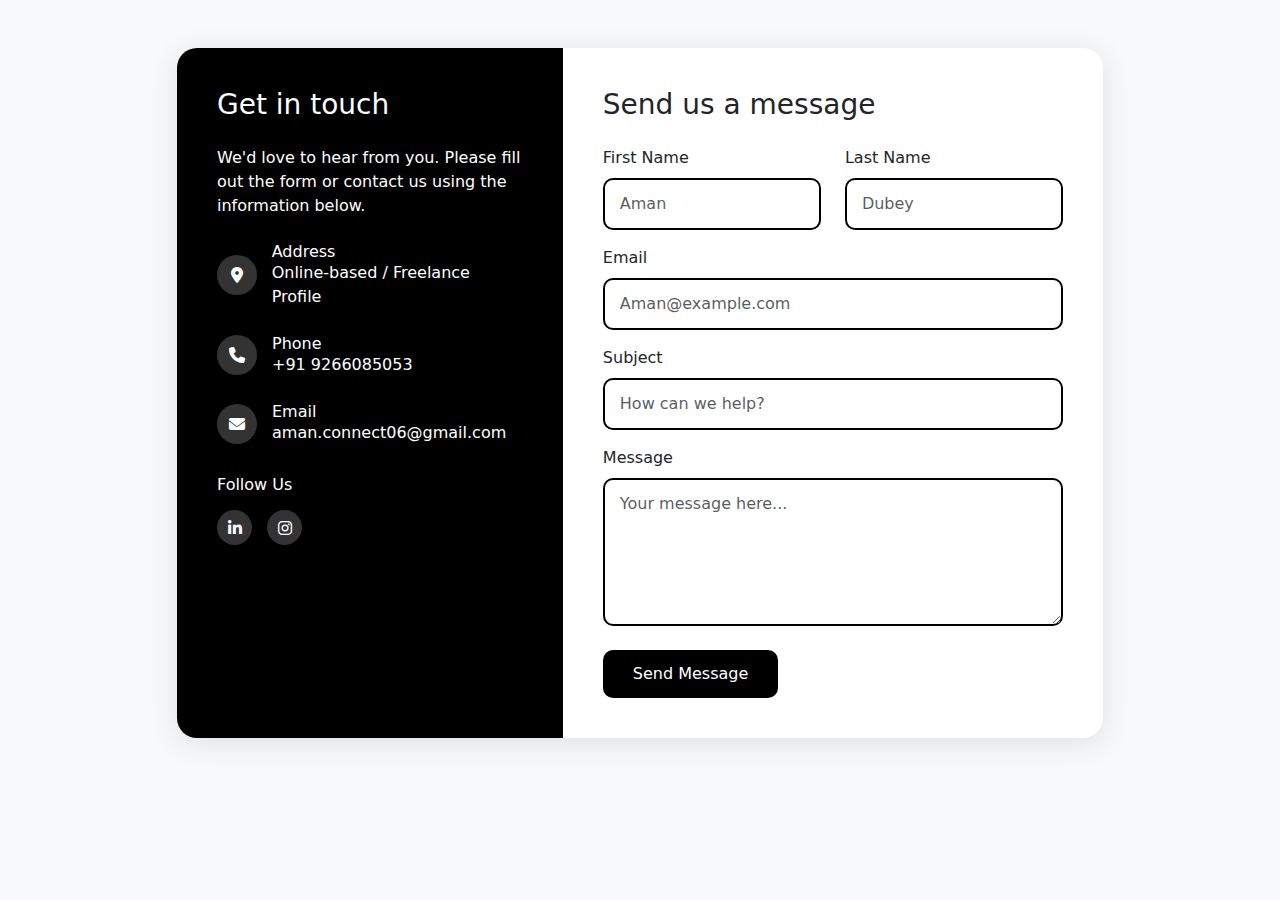
<file: contact.html>
<!DOCTYPE html>
<html lang="en">
<head>
  <meta charset="UTF-8">
  <meta name="viewport" content="width=device-width, initial-scale=1.0">
  <link href="https://cdnjs.cloudflare.com/ajax/libs/bootstrap/5.3.2/css/bootstrap.min.css" rel="stylesheet">
  <link href="https://cdnjs.cloudflare.com/ajax/libs/font-awesome/6.5.1/css/all.min.css" rel="stylesheet">
  <style>
    /* Your custom styles */
    .contact-wrapper {
      background: white;
      border-radius: 20px;
      overflow: hidden;
      box-shadow: 0 5px 30px rgba(0,0,0,0.1);
    }

    .contact-info {
      background: linear-gradient(135deg, #000000, #000000);
      padding: 40px;
      color: white;
    }

    .contact-item {
      display: flex;
      align-items: center;
      margin-bottom: 25px;
      transition: all 0.3s ease;
    }

    .contact-item:hover {
      transform: translateX(10px);
    }

    .contact-icon {
      width: 40px;
      height: 40px;
      background: rgba(255,255,255,0.2);
      border-radius: 50%;
      display: flex;
      align-items: center;
      justify-content: center;
      margin-right: 15px;
    }

    .social-links {
      margin-top: 30px;
    }

    .social-icon {
      text-decoration: none;
      color: #ffffff;
      width: 35px;
      height: 35px;
      background: rgba(255,255,255,0.2);
      border-radius: 50%;
      display: inline-flex;
      align-items: center;
      justify-content: center;
      margin-right: 10px;
      transition: all 0.3s ease;
    }

    .social-icon:hover {
      background: white;
      color: #000000;
      transform: translateY(-3px);
    }

    .contact-form {
      padding: 40px;
    }

    .form-control {
      border-radius: 10px;
      padding: 12px 15px;
      border: 2px solid #000000;
      transition: all 0.3s ease;
    }

    .form-control:focus {
      border-color: #000000;
      box-shadow: none;
    }

    .form-label {
      font-weight: 500;
      margin-bottom: 8px;
    }

    .btn-submit {
      background: linear-gradient(135deg, #000000, #000000);
      border: none;
      padding: 12px 30px;
      border-radius: 10px;
      transition: all 0.3s ease;
    }

    .btn-submit:hover {
      transform: translateY(-2px);
      box-shadow: 0 5px 15px rgba(0, 0, 0, 0.3);
    }
  </style>
</head>
<body class="bg-light">

  <div class="container py-5">
    <div class="row justify-content-center">
      <div class="col-lg-10">
        <div class="contact-wrapper">
          <div class="row g-0">
            <!-- Contact Info Section -->
            <div class="col-md-5">
              <div class="contact-info h-100">
                <h3 class="mb-4">Get in touch</h3>
                <p class="mb-4">We'd love to hear from you. Please fill out the form or contact us using the information below.</p>

                <!-- Address, Phone, Email -->
                <div class="contact-item">
                  <div class="contact-icon">
                    <i class="fas fa-map-marker-alt"></i>
                  </div>
                  <div>
                    <h6 class="mb-0">Address</h6>
                    <p class="mb-0">Online-based / Freelance Profile</p>
                  </div>
                </div>

                <div class="contact-item">
                  <div class="contact-icon">
                    <i class="fas fa-phone"></i>
                  </div>
                  <div>
                    <h6 class="mb-0">Phone</h6>
                    <p class="mb-0">+91 9266085053</p>
                  </div>
                </div>

                <div class="contact-item">
                  <div class="contact-icon">
                    <i class="fas fa-envelope"></i>
                  </div>
                  <div>
                    <h6 class="mb-0">Email</h6>
                    <p class="mb-0">aman.connect06@gmail.com</p>
                  </div>
                </div>

                <div class="social-links">
                  <h6 class="mb-3">Follow Us</h6>
                  <a href="https://www.linkedin.com/in/amandubeycn/" class="social-icon"><i class="fab fa-linkedin-in"></i></a>
                  <a href="https://www.instagram.com/_faveeditz" class="social-icon"><i class="fab fa-instagram"></i></a>
                </div>
              </div>
            </div>

            <!-- Contact Form Section -->
            <div class="col-md-7">
              <div class="contact-form">
                <h3 class="mb-4">Send us a message</h3>
                <form id="contact-form" action="https://api.web3forms.com/submit" method="POST" onsubmit="handleSubmit(event)">
                  <!-- Input Fields -->
                  <div class="row">
                    <div class="col-md-6 mb-3">
                      <label class="form-label">First Name</label>
                      <input type="text" name="first_name" class="form-control" placeholder="Aman" required>
                    </div>
                    <div class="col-md-6 mb-3">
                      <label class="form-label">Last Name</label>
                      <input type="text" name="last_name" class="form-control" placeholder="Dubey" required>
                    </div>
                  </div>

                  <div class="mb-3">
                    <label class="form-label">Email</label>
                    <input type="email" name="email" class="form-control" placeholder="Aman@example.com" required>
                  </div>

                  <div class="mb-3">
                    <label class="form-label">Subject</label>
                    <input type="text" name="subject" class="form-control" placeholder="How can we help?" required>
                  </div>

                  <div class="mb-4">
                    <label class="form-label">Message</label>
                    <textarea name="message" class="form-control" rows="5" placeholder="Your message here..." required></textarea>
                  </div>

                  <!-- Hidden Access Key -->
                  <input type="hidden" name="access_key" value="ecb1a4b7-429a-477d-ab8e-37c171dd88a5">

                  <!-- Submit Button -->
                  <button type="submit" class="btn btn-submit text-white">Send Message</button>
                </form>
              </div>
            </div>
          </div>
        </div>
      </div>
    </div>
  </div>

  <script src="https://cdnjs.cloudflare.com/ajax/libs/bootstrap/5.3.2/js/bootstrap.bundle.min.js"></script>

  <script>
    function handleSubmit(event) {
      event.preventDefault(); // Prevent default form submission
      
      // Create a FormData object from the form
      const form = document.getElementById("contact-form");
      const formData = new FormData(form);

      // Use fetch to submit the form via Web3Forms API
      fetch(form.action, {
        method: 'POST',
        body: formData
      })
      .then(response => response.json())
      .then(data => {
        // If submission is successful, redirect to the thank you page
        if (data.success) {
          window.location.href = "thankyou.html"; // Redirect to thankyou page
        } else {
          alert("There was an error with your submission. Please try again.");
        }
      })
      .catch(error => {
        console.error("Error:", error);
        alert("There was an error with your submission. Please try again.");
      });
    }
  </script>
</body>
</html>
</file>
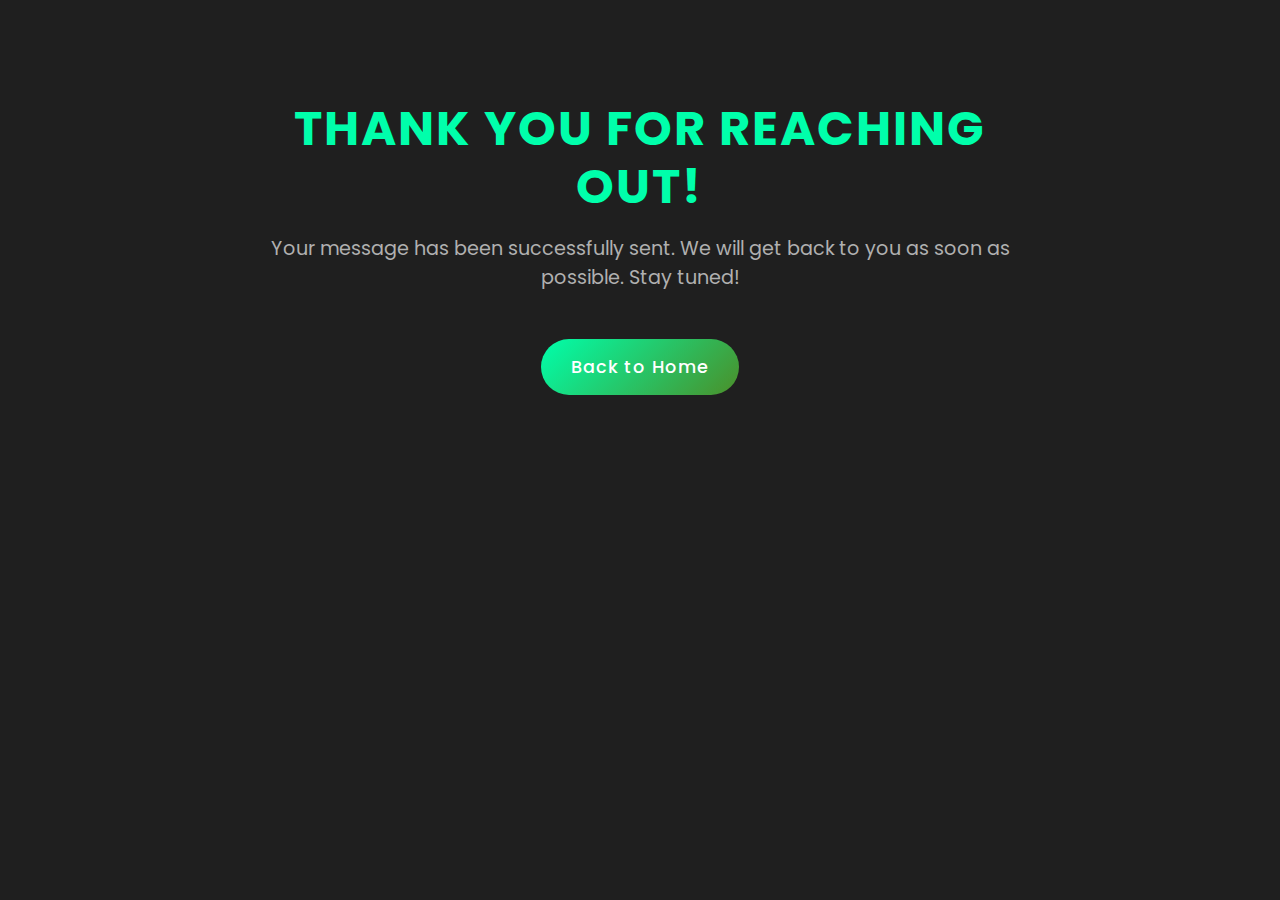
<file: thankyou.html>
<!DOCTYPE html>
<html lang="en">
<head>
  <meta charset="UTF-8">
  <meta name="viewport" content="width=device-width, initial-scale=1.0">
  <title>Thank You!</title>
  
  <!-- Link to Google Fonts for modern typography -->
  <link href="https://fonts.googleapis.com/css2?family=Poppins:wght@300;500;700&family=Roboto:wght@400;500&display=swap" rel="stylesheet">

  <!-- Bootstrap 5 CSS -->
  <link href="https://cdnjs.cloudflare.com/ajax/libs/bootstrap/5.3.2/css/bootstrap.min.css" rel="stylesheet">
  
  <style>
    /* Global Styles */
    body {
      background: #1f1f1f;
      color: #ffffff;
      font-family: 'Poppins', sans-serif;
    }

    /* Centered container styles */
    .thank-you-container {
      max-width: 800px;
      margin: 0 auto;
      padding: 100px 20px;
      text-align: center;
    }

    h1 {
      font-size: 3rem;
      font-weight: 700;
      letter-spacing: 2px;
      color: #00FFAB;
      text-transform: uppercase;
      animation: slideIn 1s ease-out;
    }

    p {
      font-size: 1.2rem;
      color: #b0b0b0;
      margin-top: 20px;
      animation: fadeIn 2s ease-out;
    }

    /* Animated Button */
    .btn-custom {
      background: linear-gradient(135deg, #00FFAB, #4B8F29);
      border: none;
      padding: 15px 30px;
      font-size: 1.1rem;
      color: #fff;
      border-radius: 50px;
      margin-top: 30px;
      font-weight: 500;
      letter-spacing: 1px;
      transition: all 0.4s ease;
      animation: buttonAnim 2s ease-out infinite;
    }

    .btn-custom:hover {
      transform: translateY(-5px);
      box-shadow: 0 12px 24px rgba(0, 255, 171, 0.3);
    }

    /* Keyframe Animations */
    @keyframes slideIn {
      0% {
        transform: translateY(-50px);
        opacity: 0;
      }
      100% {
        transform: translateY(0);
        opacity: 1;
      }
    }

    @keyframes fadeIn {
      0% {
        opacity: 0;
      }
      100% {
        opacity: 1;
      }
    }

    @keyframes buttonAnim {
      0% {
        transform: translateY(0);
      }
      50% {
        transform: translateY(5px);
      }
      100% {
        transform: translateY(0);
      }
    }
    
  </style>

</head>
<body>

  <div class="thank-you-container">
    <h1>Thank You for Reaching Out!</h1>
    <p>Your message has been successfully sent. We will get back to you as soon as possible. Stay tuned!</p>
    <a href="/" class="btn btn-custom">Back to Home</a>
  </div>

  <!-- Bootstrap 5 JS Bundle -->
  <script src="https://cdnjs.cloudflare.com/ajax/libs/bootstrap/5.3.2/js/bootstrap.bundle.min.js"></script>
</body>
</html>
</file>
